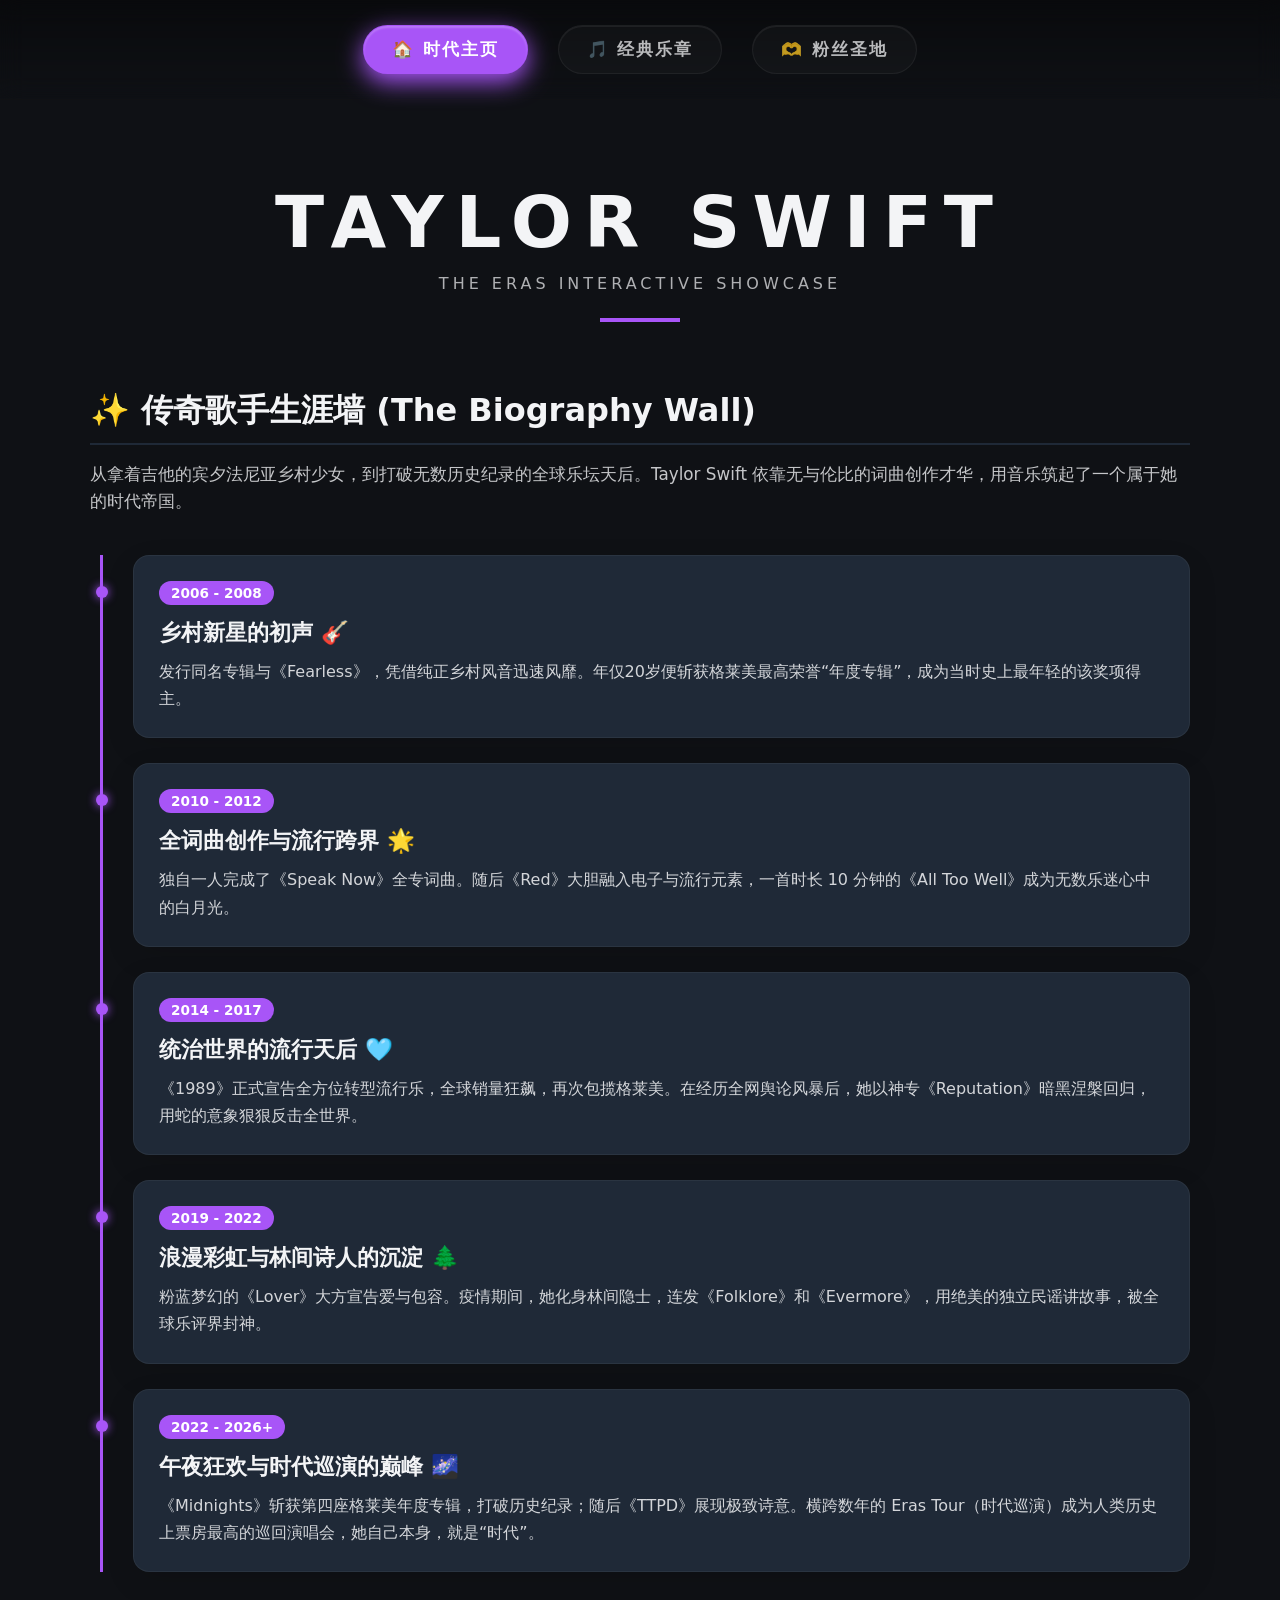
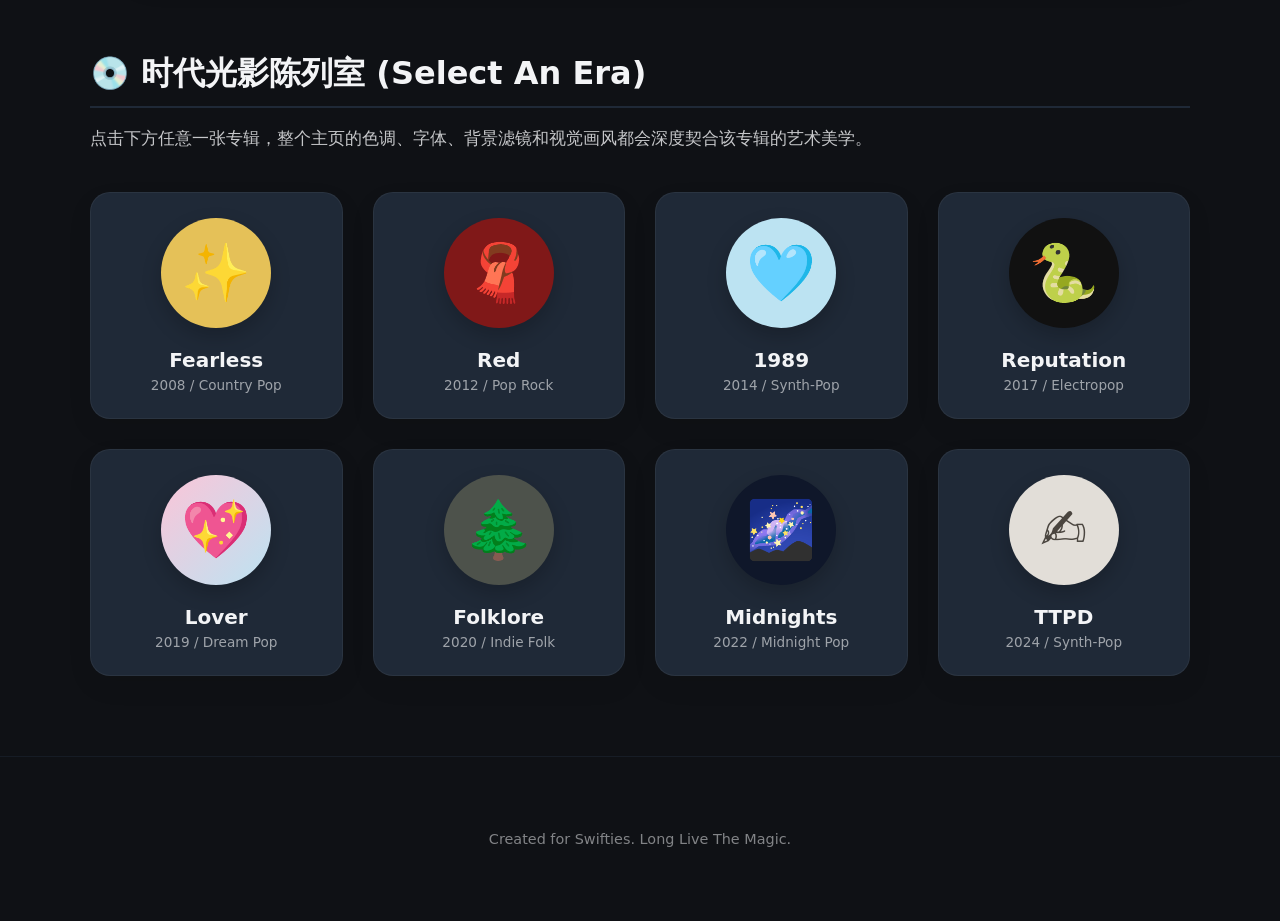
<file: index.html>
<!DOCTYPE html>
<html lang="zh-CN">
<head>
    <meta charset="UTF-8">
    <meta name="viewport" content="width=device-width, initial-scale=1.0">
    <title>Taylor Swift: The Eras Universe</title>
    <link rel="stylesheet" href="style.css">
</head>
<body>
    <nav class="nav-bar">
        <a href="index.html" class="active">🏠 时代主页</a>
        <a href="music.html">🎵 经典乐章</a>
        <a href="fans.html">🫶 粉丝圣地</a>
    </nav>

    <header class="main-header">
        <h1 class="animate-title">TAYLOR SWIFT</h1>
        <p class="subtitle">THE ERAS INTERACTIVE SHOWCASE</p>
        <div class="header-line"></div>
    </header>

    <section class="section-container">
        <h2 class="section-title">✨ 传奇歌手生涯墙 (The Biography Wall)</h2>
        <p class="section-intro">从拿着吉他的宾夕法尼亚乡村少女，到打破无数历史纪录的全球乐坛天后。Taylor Swift 依靠无与伦比的词曲创作才华，用音乐筑起了一个属于她的时代帝国。</p>
        
        <div class="timeline-container">
            <div class="timeline-card">
                <div class="time-badge">2006 - 2008</div>
                <h3>乡村新星的初声 🎸</h3>
                <p>发行同名专辑与《Fearless》，凭借纯正乡村风音迅速风靡。年仅20岁便斩获格莱美最高荣誉“年度专辑”，成为当时史上最年轻的该奖项得主。</p>
            </div>
            
            <div class="timeline-card">
                <div class="time-badge">2010 - 2012</div>
                <h3>全词曲创作与流行跨界 🌟</h3>
                <p>独自一人完成了《Speak Now》全专词曲。随后《Red》大胆融入电子与流行元素，一首时长 10 分钟的《All Too Well》成为无数乐迷心中的白月光。</p>
            </div>
            
            <div class="timeline-card">
                <div class="time-badge">2014 - 2017</div>
                <h3>统治世界的流行天后 🩵</h3>
                <p>《1989》正式宣告全方位转型流行乐，全球销量狂飙，再次包揽格莱美。在经历全网舆论风暴后，她以神专《Reputation》暗黑涅槃回归，用蛇的意象狠狠反击全世界。</p>
            </div>
            
            <div class="timeline-card">
                <div class="time-badge">2019 - 2022</div>
                <h3>浪漫彩虹与林间诗人的沉淀 🌲</h3>
                <p>粉蓝梦幻的《Lover》大方宣告爱与包容。疫情期间，她化身林间隐士，连发《Folklore》和《Evermore》，用绝美的独立民谣讲故事，被全球乐评界封神。</p>
            </div>

            <div class="timeline-card">
                <div class="time-badge">2022 - 2026+</div>
                <h3>午夜狂欢与时代巡演的巅峰 🌌</h3>
                <p>《Midnights》斩获第四座格莱美年度专辑，打破历史纪录；随后《TTPD》展现极致诗意。横跨数年的 Eras Tour（时代巡演）成为人类历史上票房最高的巡回演唱会，她自己本身，就是“时代”。</p>
            </div>
        </div>
    </section>

    <section class="section-container">
        <h2 class="section-title">💿 时代光影陈列室 (Select An Era)</h2>
        <p class="section-intro">点击下方任意一张专辑，整个主页的色调、字体、背景滤镜和视觉画风都会深度契合该专辑的艺术美学。</p>
        
        <div class="album-grid">
            <div class="album-card" data-era="fearless">
                <div class="vinyl-record">✨</div>
                <h3>Fearless</h3>
                <p class="album-meta">2008 / Country Pop</p>
            </div>
            <div class="album-card" data-era="red">
                <div class="vinyl-record" style="background: #801818; color: #fff;">🧣</div>
                <h3>Red</h3>
                <p class="album-meta">2012 / Pop Rock</p>
            </div>
            <div class="album-card" data-era="pop1989">
                <div class="vinyl-record" style="background: #bce3f2;">🩵</div>
                <h3>1989</h3>
                <p class="album-meta">2014 / Synth-Pop</p>
            </div>
            <div class="album-card" data-era="reputation">
                <div class="vinyl-record" style="background: #111111; color: #fff;">🐍</div>
                <h3>Reputation</h3>
                <p class="album-meta">2017 / Electropop</p>
            </div>
            <div class="album-card" data-era="lover">
                <div class="vinyl-record" style="background: linear-gradient(135deg, #fbc5d8, #bce3f2);">💖</div>
                <h3>Lover</h3>
                <p class="album-meta">2019 / Dream Pop</p>
            </div>
            <div class="album-card" data-era="folklore">
                <div class="vinyl-record" style="background: #4d524b; color: #fff;">🌲</div>
                <h3>Folklore</h3>
                <p class="album-meta">2020 / Indie Folk</p>
            </div>
            <div class="album-card" data-era="midnights">
                <div class="vinyl-record" style="background: #0f172a; color: #fff;">🌌</div>
                <h3>Midnights</h3>
                <p class="album-meta">2022 / Midnight Pop</p>
            </div>
            <div class="album-card" data-era="ttpd">
                <div class="vinyl-record" style="background: #e2ded8; color: #4a453f;">✍️</div>
                <h3>TTPD</h3>
                <p class="album-meta">2024 / Synth-Pop</p>
            </div>
        </div>
    </section>

    <footer class="main-footer">
        <p>Created for Swifties. Long Live The Magic.</p>
    </footer>

    <script src="script.js"></script>
</body>
</html>
</file>
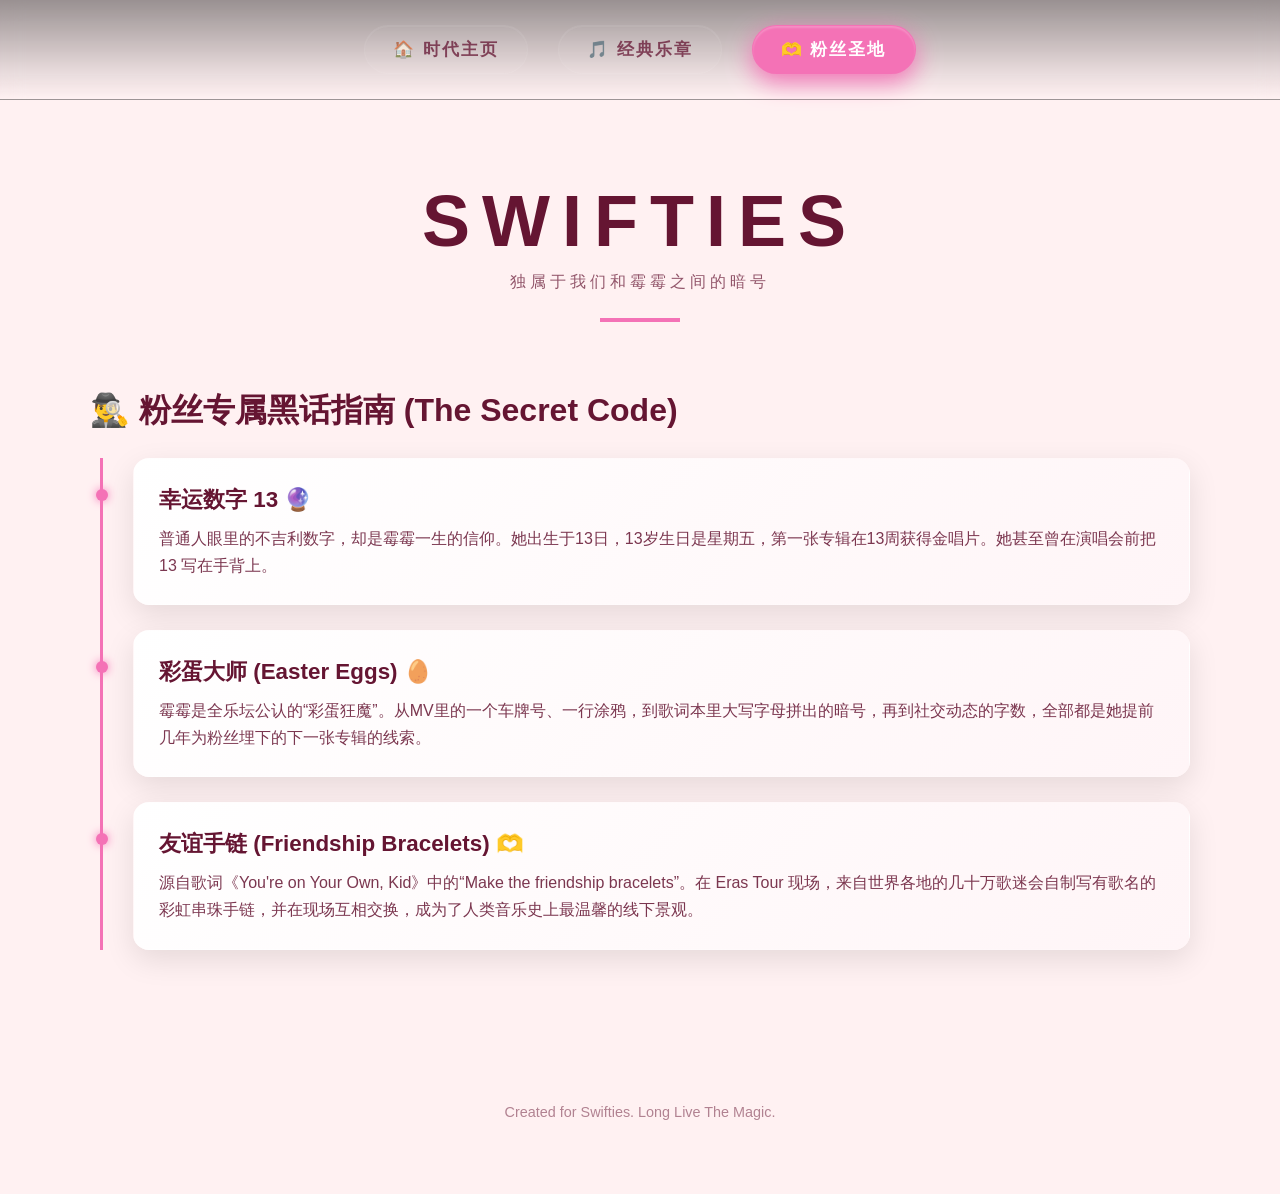
<file: fans.html>
<!DOCTYPE html>
<html lang="zh-CN">
<head>
    <meta charset="UTF-8">
    <meta name="viewport" content="width=device-width, initial-scale=1.0">
    <title>Swifties Sanctuary - Eras Universe</title>
    <link rel="stylesheet" href="style.css">
</head>
<body data-theme="lover"> <nav class="nav-bar">
        <a href="index.html">🏠 时代主页</a>
        <a href="music.html">🎵 经典乐章</a>
        <a href="fans.html" class="active">🫶 粉丝圣地</a>
    </nav>

    <header class="main-header">
        <h1 class="animate-title">SWIFTIES</h1>
        <p class="subtitle">独属于我们和霉霉之间的暗号</p>
        <div class="header-line"></div>
    </header>

    <section class="section-container">
        <h2 class="section-title">🕵️‍♂️ 粉丝专属黑话指南 (The Secret Code)</h2>
        <div class="timeline-container" style="border-left-color: var(--accent-color);">
            
            <div class="timeline-card">
                <h3>幸运数字 13 🔮</h3>
                <p>普通人眼里的不吉利数字，却是霉霉一生的信仰。她出生于13日，13岁生日是星期五，第一张专辑在13周获得金唱片。她甚至曾在演唱会前把 13 写在手背上。</p>
            </div>

            <div class="timeline-card">
                <h3>彩蛋大师 (Easter Eggs) 🥚</h3>
                <p>霉霉是全乐坛公认的“彩蛋狂魔”。从MV里的一个车牌号、一行涂鸦，到歌词本里大写字母拼出的暗号，再到社交动态的字数，全部都是她提前几年为粉丝埋下的下一张专辑的线索。</p>
            </div>

            <div class="timeline-card">
                <h3>友谊手链 (Friendship Bracelets) 🫶</h3>
                <p>源自歌词《You're on Your Own, Kid》中的“Make the friendship bracelets”。在 Eras Tour 现场，来自世界各地的几十万歌迷会自制写有歌名的彩虹串珠手链，并在现场互相交换，成为了人类音乐史上最温馨的线下景观。</p>
            </div>

        </div>
    </section>

    <footer class="main-footer">
        <p>Created for Swifties. Long Live The Magic.</p>
    </footer>

</body>
</html>
</file>
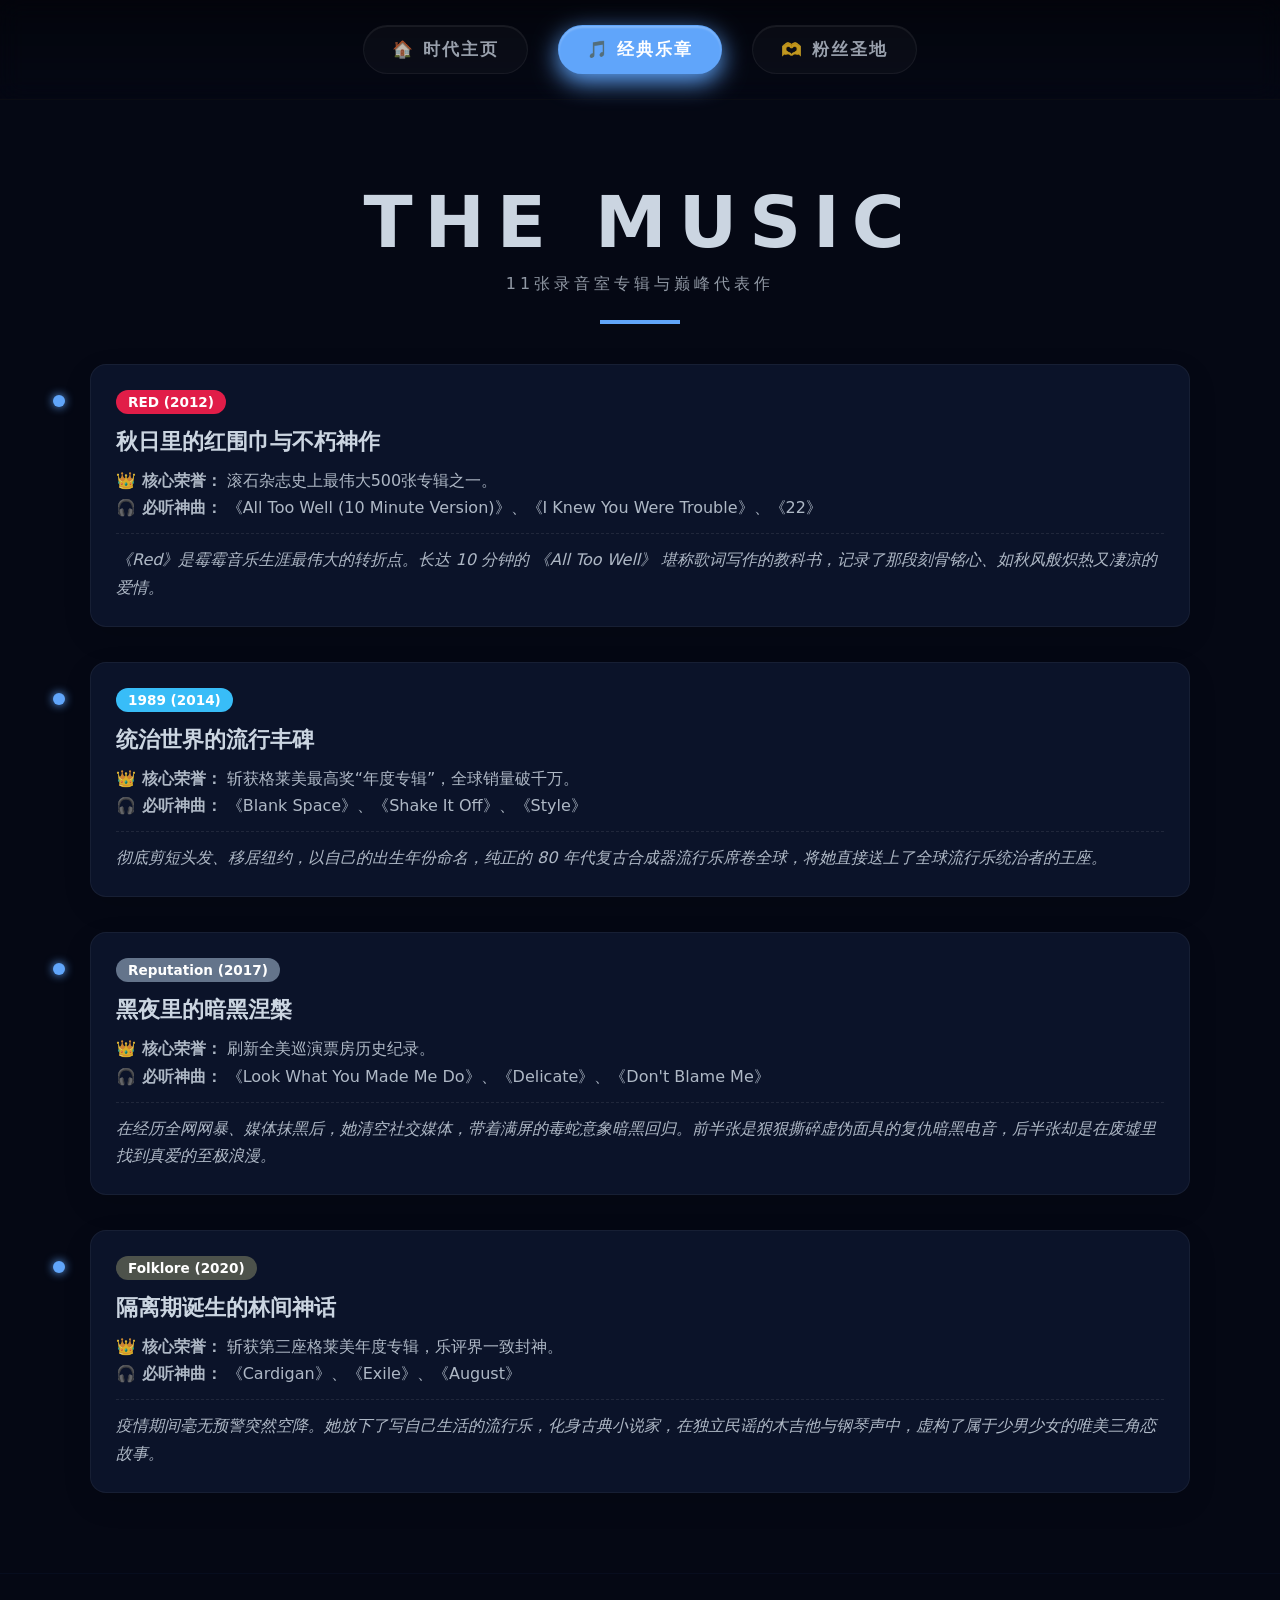
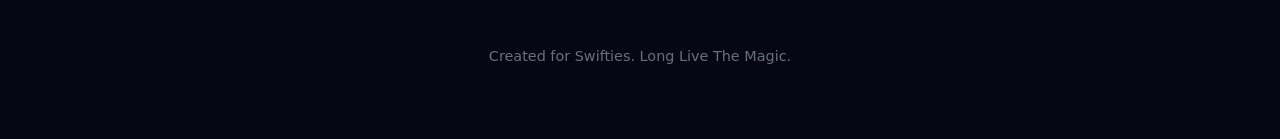
<file: music.html>
<!DOCTYPE html>
<html lang="zh-CN">
<head>
    <meta charset="UTF-8">
    <meta name="viewport" content="width=device-width, initial-scale=1.0">
    <title>Taylor's Discography - Eras Universe</title>
    <link rel="stylesheet" href="style.css">
</head>
<body data-theme="midnights"> <nav class="nav-bar">
        <a href="index.html">🏠 时代主页</a>
        <a href="music.html" class="active">🎵 经典乐章</a>
        <a href="fans.html">🫶 粉丝圣地</a>
    </nav>

    <header class="main-header">
        <h1 class="animate-title">THE MUSIC</h1>
        <p class="subtitle">11张录音室专辑与巅峰代表作</p>
        <div class="header-line"></div>
    </header>

    <section class="section-container">
        <div class="music-list">
            <div class="timeline-card">
                <div class="time-badge" style="background: #e11d48;">RED (2012)</div>
                <h3>秋日里的红围巾与不朽神作</h3>
                <p><strong>👑 核心荣誉：</strong> 滚石杂志史上最伟大500张专辑之一。</p>
                <p><strong>🎧 必听神曲：</strong> 《All Too Well (10 Minute Version)》、《I Knew You Were Trouble》、《22》</p>
                <p class="album-story">《Red》是霉霉音乐生涯最伟大的转折点。长达 10 分钟的 《All Too Well》 堪称歌词写作的教科书，记录了那段刻骨铭心、如秋风般炽热又凄凉的爱情。</p>
            </div>

            <div class="timeline-card">
                <div class="time-badge" style="background: #38bdf8;">1989 (2014)</div>
                <h3>统治世界的流行丰碑</h3>
                <p><strong>👑 核心荣誉：</strong> 斩获格莱美最高奖“年度专辑”，全球销量破千万。</p>
                <p><strong>🎧 必听神曲：</strong> 《Blank Space》、《Shake It Off》、《Style》</p>
                <p class="album-story">彻底剪短头发、移居纽约，以自己的出生年份命名，纯正的 80 年代复古合成器流行乐席卷全球，将她直接送上了全球流行乐统治者的王座。</p>
            </div>

            <div class="timeline-card">
                <div class="time-badge" style="background: #64748b;">Reputation (2017)</div>
                <h3>黑夜里的暗黑涅槃</h3>
                <p><strong>👑 核心荣誉：</strong> 刷新全美巡演票房历史纪录。</p>
                <p><strong>🎧 必听神曲：</strong> 《Look What You Made Me Do》、《Delicate》、《Don't Blame Me》</p>
                <p class="album-story">在经历全网网暴、媒体抹黑后，她清空社交媒体，带着满屏的毒蛇意象暗黑回归。前半张是狠狠撕碎虚伪面具的复仇暗黑电音，后半张却是在废墟里找到真爱的至极浪漫。</p>
            </div>

            <div class="timeline-card">
                <div class="time-badge" style="background: #4d524b;">Folklore (2020)</div>
                <h3>隔离期诞生的林间神话</h3>
                <p><strong>👑 核心荣誉：</strong> 斩获第三座格莱美年度专辑，乐评界一致封神。</p>
                <p><strong>🎧 必听神曲：</strong> 《Cardigan》、《Exile》、《August》</p>
                <p class="album-story">疫情期间毫无预警突然空降。她放下了写自己生活的流行乐，化身古典小说家，在独立民谣的木吉他与钢琴声中，虚构了属于少男少女的唯美三角恋故事。</p>
            </div>
        </div>
    </section>

    <footer class="main-footer">
        <p>Created for Swifties. Long Live The Magic.</p>
    </footer>

</body>
</html>
</file>
<file: style.css>
/* ==========================================================================
   1. 初始优雅高阶暗色主题（默认）
   ========================================================================== */
:root {
    --bg-color: #0f1115;
    --text-color: #f3f4f6;
    --accent-color: #a855f7;
    --card-bg: #1f2937;
    --card-hover-bg: #374151;
    --blur-val: blur(0px);
    --font-family: system-ui, -apple-system, sans-serif;
    --card-border: 1px solid rgba(255,255,255,0.05);
}

/* ==========================================================================
   2. 各大时代（Eras）主题深度视觉画风定制
   ========================================================================== */

/* Fearless 时代：闪耀金色、古典乡村优雅 */
[data-theme="fearless"] {
    --bg-color: #faf5e6;
    --text-color: #4a3710;
    --accent-color: #d4af37;
    --card-bg: #fffbf2;
    --card-hover-bg: #f5eedc;
    --font-family: 'Garamond', 'Georgia', serif;
    --card-border: 1px solid rgba(212,175,55,0.2);
}

/* Red 时代：秋日落叶红、高饱和、复古情绪 */
[data-theme="red"] {
    --bg-color: #2b0b0b;
    --text-color: #fae8e8;
    --accent-color: #e11d48;
    --card-bg: #3f1414;
    --card-hover-bg: #521c1c;
    --font-family: 'Palatino', serif;
}

/* 1989 时代：海风霓虹蓝、都市清爽、明亮轻快 */
[data-theme="pop1989"] {
    --bg-color: #f0f9ff;
    --text-color: #0f364a;
    --accent-color: #38bdf8;
    --card-bg: #ffffff;
    --card-hover-bg: #e0f2fe;
    --font-family: 'Helvetica Neue', Arial, sans-serif;
    --card-border: 1px solid rgba(56,189,248,0.2);
}

/* Reputation 时代：硬核暗黑哥特、高对比、金属工业风 */
[data-theme="reputation"] {
    --bg-color: #000000;
    --text-color: #ffffff;
    --accent-color: #94a3b8;
    --card-bg: #111111;
    --card-hover-bg: #222222;
    --font-family: 'Impact', 'Arial Black', sans-serif;
    filter: contrast(1.15) brightness(0.95);
    --card-border: 1px solid #333;
}

/* Lover 时代：粉蓝糖果渐变、极其唯美浪漫 */
[data-theme="lover"] {
    --bg-color: #fff1f2;
    --text-color: #651532;
    --accent-color: #f472b6;
    --card-bg: linear-gradient(135deg, #ffffff, #fff5f7);
    --card-hover-bg: #ffe4e6;
    --font-family: 'Comic Sans MS', cursive, sans-serif;
}

/* Folklore 时代：深山幽居、雾气朦胧、低饱和墨绿木质感 */
[data-theme="folklore"] {
    --bg-color: #1c201b;
    --text-color: #e2e8f0;
    --accent-color: #86efac;
    --card-bg: #242a23;
    --card-hover-bg: #2e362d;
    --font-family: 'Times New Roman', Times, serif;
    --blur-val: blur(1.5px);
}

/* Midnights 时代：静谧午夜蓝、闪烁星光、华丽轻奢 */
[data-theme="midnights"] {
    --bg-color: #050814;
    --text-color: #cbd5e1;
    --accent-color: #60a5fa;
    --card-bg: #0b1329;
    --card-hover-bg: #1c2541;
    --font-family: 'Segoe UI', system-ui, sans-serif;
}

/* TTPD 时代：学术风、高级冷灰色调、文艺克制 */
[data-theme="ttpd"] {
    --bg-color: #262522;
    --text-color: #e5e5e0;
    --accent-color: #a3a39e;
    --card-bg: #302f2b;
    --card-hover-bg: #3d3c37;
    --font-family: 'Courier New', Courier, monospace;
}

/* ==========================================================================
   3. 核心精美页面布局与高级动效
   ========================================================================== */
body {
    background-color: var(--bg-color);
    color: var(--text-color);
    font-family: var(--font-family);
    margin: 0;
    padding: 0;
    transition: all 0.9s cubic-bezier(0.25, 1, 0.5, 1);
    overflow-x: hidden;
}

/* 顶部大标题设计 */
.main-header {
    text-align: center;
    padding: 80px 20px 40px 20px;
}

.animate-title {
    font-size: 4.5rem;
    font-weight: 900;
    margin: 0;
    letter-spacing: 12px;
    transition: letter-spacing 0.5s ease;
}

.subtitle {
    font-size: 1rem;
    letter-spacing: 4px;
    opacity: 0.7;
    margin-top: 10px;
}

.header-line {
    width: 80px;
    height: 4px;
    background-color: var(--accent-color);
    margin: 25px auto 0 auto;
    transition: background-color 0.5s;
}

/* 板块通用容器 */
.section-container {
    max-width: 1100px;
    margin: 0 auto 80px auto;
    padding: 0 20px;
}

.section-title {
    font-size: 2rem;
    border-bottom: 2px solid var(--card-bg);
    padding-bottom: 10px;
    margin-bottom: 15px;
    transition: border-color 0.5s;
}

.section-intro {
    font-size: 1.05rem;
    line-height: 1.6;
    opacity: 0.8;
    margin-bottom: 40px;
}

/* 4. 生涯墙高级时间轴卡片 */
.timeline-container {
    display: flex;
    flex-direction: column;
    gap: 25px;
    border-left: 3px solid var(--accent-color);
    padding-left: 30px;
    margin-left: 10px;
    transition: border-color 0.5s;
}

.timeline-card {
    background: var(--card-bg);
    border: var(--card-border);
    padding: 25px;
    border-radius: 16px;
    position: relative;
    box-shadow: 0 10px 30px rgba(0,0,0,0.1);
    transform: translateX(0);
    transition: transform 0.4s ease, background-color 0.5s, box-shadow 0.4s;
}

.timeline-card:hover {
    transform: translateX(10px);
    background: var(--card-hover-bg);
    box-shadow: 0 15px 35px rgba(0,0,0,0.2);
}

/* 时间卡片前面的发光核心小圆点 */
.timeline-card::before {
    content: '';
    position: absolute;
    left: -38px;
    top: 30px;
    width: 12px;
    height: 12px;
    background: var(--accent-color);
    border-radius: 50%;
    box-shadow: 0 0 10px var(--accent-color);
    transition: background 0.5s, box-shadow 0.5s;
}

.time-badge {
    display: inline-block;
    padding: 4px 12px;
    background: var(--accent-color);
    color: #fff;
    font-weight: bold;
    border-radius: 20px;
    font-size: 0.85rem;
    margin-bottom: 12px;
    transition: background 0.5s;
}

.timeline-card h3 {
    margin: 0 0 10px 0;
    font-size: 1.4rem;
}

.timeline-card p {
    margin: 0;
    line-height: 1.7;
    opacity: 0.85;
    font-size: 1rem;
}

/* 5. 专辑陈列房双排网格 */
.album-grid {
    display: grid;
    grid-template-columns: repeat(auto-fit, minmax(220px, 1fr));
    gap: 30px;
}

.album-card {
    background: var(--card-bg);
    border: var(--card-border);
    border-radius: 20px;
    padding: 25px;
    text-align: center;
    cursor: pointer;
    box-shadow: 0 10px 25px rgba(0,0,0,0.08);
    transition: transform 0.4s cubic-bezier(0.34, 1.56, 0.64, 1), background-color 0.5s;
}

.album-card:hover {
    transform: scale(1.06) translateY(-5px);
}

/* 唱片黑胶悬浮效果 */
.vinyl-record {
    width: 110px;
    height: 110px;
    background: #e5c158;
    color: #333;
    border-radius: 50%;
    margin: 0 auto 20px auto;
    display: flex;
    align-items: center;
    justify-content: center;
    font-size: 3.5rem;
    box-shadow: 0 8px 20px rgba(0,0,0,0.2);
    transition: transform 0.6s ease;
}

.album-card:hover .vinyl-record {
    transform: rotate(360deg); /* 悬浮时黑胶唱片炫酷旋转一圈 */
}

.album-card h3 {
    margin: 10px 0 5px 0;
    font-size: 1.25rem;
}

.album-meta {
    margin: 0;
    font-size: 0.85rem;
    opacity: 0.6;
}

/* 页脚 */
.main-footer {
    text-align: center;
    padding: 60px 20px;
    font-size: 0.9rem;
    opacity: 0.5;
    border-top: 1px solid var(--card-bg);
}  /* ==========================================================================
   🚀 终极版：大师级沉浸式霓虹导航栏 (The Premium Eras Navbar)
   ========================================================================== */

/* 导航栏整体：全屏横向融为一体，自带高级渐变与毛玻璃 */
.nav-bar {
    display: flex;
    justify-content: center; /* 居中排列 */
    align-items: center;
    padding: 25px 0;
    /* 核心：半透明黑色到透明的渐变，完美融入背景顶部 */
    background: linear-gradient(to bottom, rgba(0,0,0,0.4) 0%, rgba(0,0,0,0.1) 70%, transparent 100%);
    backdrop-filter: blur(12px); /* 苹果级高级毛玻璃模糊 */
    -webkit-backdrop-filter: blur(12px);
    position: sticky;
    top: 0;
    z-index: 1000;
    border-bottom: 1px solid rgba(255, 255, 255, 0.03); /* 极细微弱的底边线 */
    transition: all 0.5s ease;
}

/* 导航栏内的“胶囊太空舱”按钮容器 */
.nav-bar a {
    color: var(--text-color);
    text-decoration: none;
    font-size: 1.05rem;
    font-weight: 700;
    letter-spacing: 2px; /* 字体拉开高级间距 */
    padding: 12px 28px;
    margin: 0 15px; /* 按钮之间的呼吸间距 */
    border-radius: 50px; /* 完美的胶囊圆角 */
    background: rgba(255, 255, 255, 0.03); /* 极轻微的胶囊底色 */
    border: 1px solid rgba(255, 255, 255, 0.08); /* 胶囊的精致边框 */
    position: relative;
    overflow: hidden;
    transition: all 0.4s cubic-bezier(0.4, 0, 0.2, 1); /* 顶级丝滑动效 */
    opacity: 0.75;
    box-shadow: inset 0 1px 1px rgba(255,255,255,0.1);
}

/* 鼠标滑过（Hover）时的颠覆性高级特效 */
.nav-bar a:hover {
    opacity: 1;
    color: #ffffff;
    background: rgba(255, 255, 255, 0.12);
    border-color: var(--accent-color); /* 边框瞬间变成当前时代的专属色 */
    transform: translateY(-3px) scale(1.04); /* 微微弹起并轻微放大 */
    /* 灵魂：向外散发出带有当前时代色彩的霓虹光晕 */
    box-shadow: 0 10px 25px rgba(0, 0, 0, 0.3), 
                0 0 15px var(--accent-color); 
}

/* 鼠标按下时的微弱反馈 */
.nav-bar a:active {
    transform: translateY(-1px) scale(0.98);
}

/* 🌟 当前所在页面的“至尊高亮状态” */
.nav-bar a.active {
    opacity: 1;
    color: #ffffff !important;
    background: var(--accent-color); /* 填满当前时代的主题色彩 */
    border-color: transparent;
    font-weight: 800;
    /* 发出极其科幻、强烈的全局霓虹倒影，极具存在感 */
    box-shadow: 0 8px 25px var(--accent-color), 
                inset 0 2px 2px rgba(255,255,255,0.2);
    transform: translateY(0);
}

/* 按钮内部的装饰性微小动效：增加光影流转感 */
.nav-bar a::after {
    content: '';
    position: absolute;
    top: 0; left: -50%;
    width: 30%; height: 100%;
    background: linear-gradient(to right, transparent, rgba(255,255,255,0.15), transparent);
    transform: skewX(-25deg);
    transition: 0.75s;
}
.nav-bar a:hover::after {
    left: 150%; /* 鼠标放上去时，会有一道隐约的光流闪过按钮 */
}

/* ==========================================================================
   🎵 音乐列表与小故事的高级间距修饰
   ========================================================================== */
.music-list {
    display: flex;
    flex-direction: column;
    gap: 35px;
}
.album-story {
    margin-top: 12px !important;
    padding-top: 12px;
    border-top: 1px dashed rgba(255,255,255,0.1);
    font-style: italic;
    opacity: 0.8;
}
</file>
